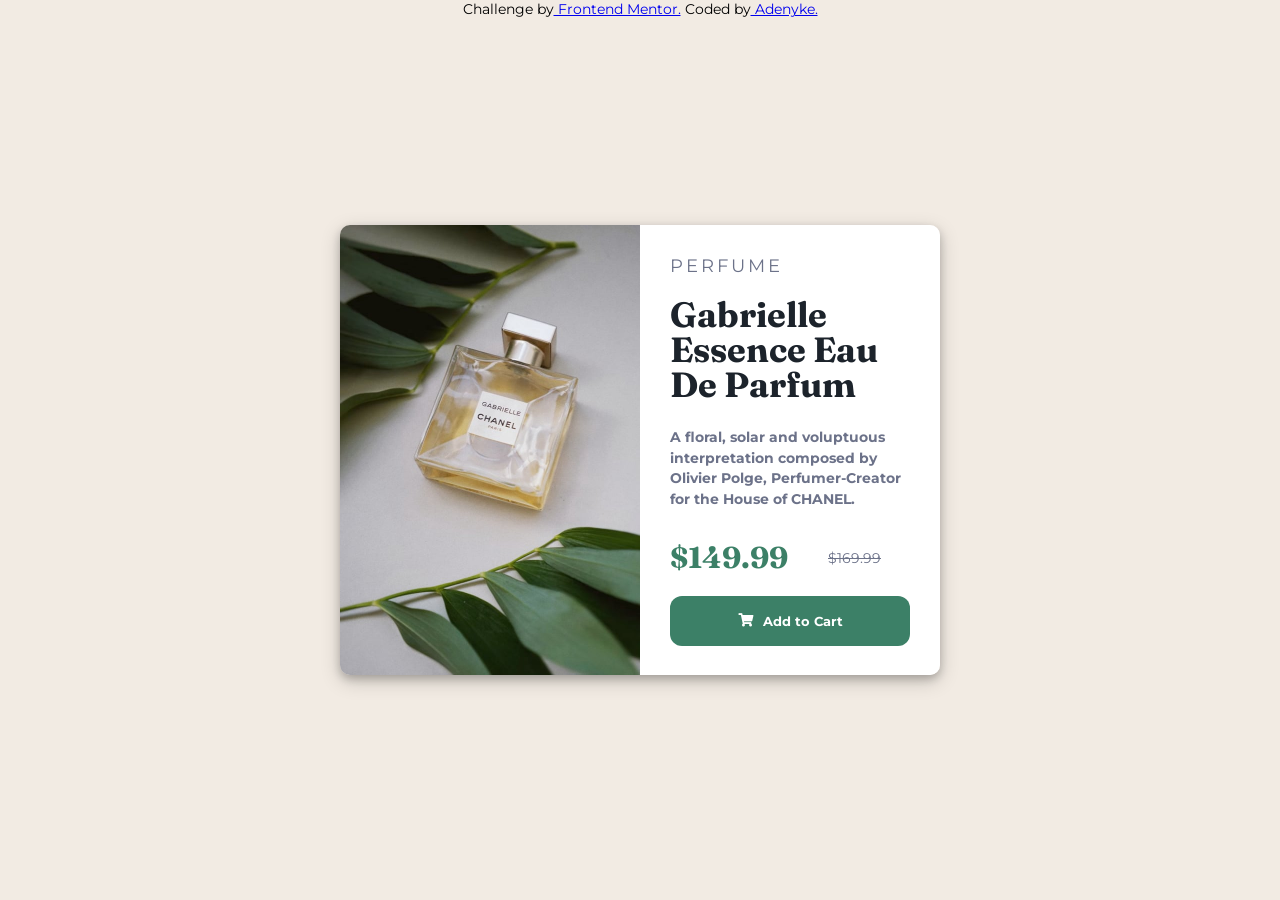
<file: index.html>
<!DOCTYPE html>
<html lang="en">
<head>
  <meta charset="UTF-8">
  <meta name="viewport" content="width=device-width, initial-scale=1.0"> <!-- displays site properly based on user's device -->
  <link rel="stylesheet" href="https://fonts.googleapis.com/css?family=Fraunces">
  <link rel="stylesheet" href="https://fonts.googleapis.com/css?family=Montserrat">
  <link rel="stylesheet" href="https://cdnjs.cloudflare.com/ajax/libs/font-awesome/5.15.4/css/all.min.css" integrity="sha512-1ycn6IcaQQ40/MKBW2W4Rhis/DbILU74C1vSrLJxCq57o941Ym01SwNsOMqvEBFlcgUa6xLiPY/NS5R+E6ztJQ==" crossorigin="anonymous" referrerpolicy="no-referrer" />
  <link rel="stylesheet" href="correction.css">

  <link rel="icon" type="image/png" sizes="32x32" href="./images/favicon-32x32.png">
  
  <title>Frontend Mentor | Product preview card component</title>
</head>
<body>
  <div class="main">
    <div class="image">
      <img class="perfume hide-for-mobile" src="./images/image-product-desktop.jpg" alt="card-image">
      <img class="perfume hide-for-desktop" src="./images/image-product-mobile.jpg" alt="card-image">
    </div>

    <div class="content">
      <header>PERFUME</header>
      <h3>Gabrielle Essence Eau De Parfum</h3>
      <p class="para">A floral, solar and voluptuous interpretation composed by Olivier Polge, 
        Perfumer-Creator for the House of CHANEL.</p>
    
      <ul>
        <li class="new">$149.99</li>
        <li class="old"><s>$169.99</s></li>
      </ul>
      <button><i class="fas fa-shopping-cart"></i> <span>Add to Cart </span></button>    
    </div>

  </div>
  <footer>
    <div class="attribution">
      Challenge by<a href="https://www.frontendmentor.io?ref=challenge" target="_blank"> Frontend Mentor.</a> 
      Coded by<a href="https://www.linkedin.com/in/oke-adenike-a346851b5/" target="_blank" title="let's connect"> Adenyke.</a>
    </div>
  </footer>
</body>
</html>
</file>
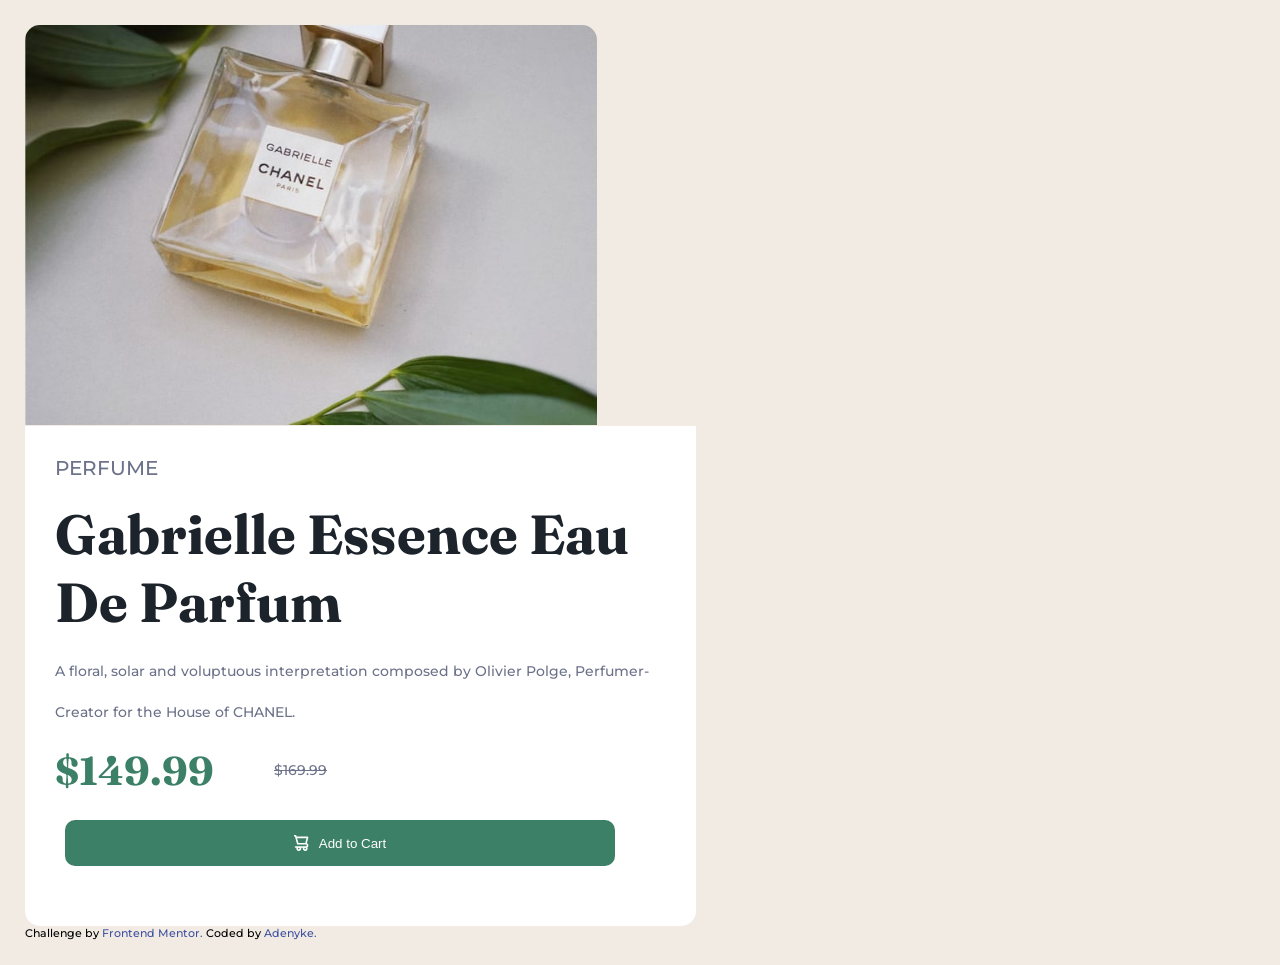
<file: product-preview-card-component-main/index.html>
<!DOCTYPE html>
<html lang="en">
<head>
  <meta charset="UTF-8">
  <meta name="viewport" content="width=device-width, initial-scale=1.0"> <!-- displays site properly based on user's device -->
  <link rel="stylesheet" href="index.css">
  <link rel="stylesheet" href="https://fonts.googleapis.com/css?family=Fraunces">
  <link rel="stylesheet" href="https://fonts.googleapis.com/css?family=Montserrat">

  <link rel="icon" type="image/png" sizes="32x32" href="./images/favicon-32x32.png">
  
  <title>Frontend Mentor | Product preview card component</title>

  <!-- Feel free to remove these styles or customise in your own stylesheet 👍 -->
  <style>

  </style>
</head>
<body>
  <div class="main">
    <div>
      <img class="perfume" src="/product-preview-card-component-main/images/image-product-mobile.jpg" alt="card-image">
    </div>

    <div class="content">
      <header>PERFUME</header>
      <h3>Gabrielle Essence Eau De Parfum</h3>
      <p>A floral, solar and voluptuous interpretation composed by Olivier Polge, 
        Perfumer-Creator for the House of CHANEL.</p>
    
      <ul>
        <li class="new">$149.99</li>
        <li class="old">$169.99</li>
      </ul>
      <button><img class="button" src="/product-preview-card-component-main/images/icon-cart.svg"> Add to Cart </button>    
    </div>

    <div class="attribution">
      Challenge by<a href="https://www.frontendmentor.io?ref=challenge" target="_blank"> Frontend Mentor.</a> 
      Coded by<a href="https://www.linkedin.com/in/oke-adenike-a346851b5/" target="_blank" title="let's connect"> Adenyke.</a>
    </div>
  </div>
</body>
</html>
</file>
<file: correction.css>
*,*::after,*::before {
    padding: 0;
    margin: 0;
    box-sizing: border-box;
}

body {
    height: 100vh;
    width: 100%;
    background-color: hsl(30, 38%, 92%);
    font-family: 'Montserrat';
    font-size: 14px;
}

ul {
    list-style: none;
    display: flex;
    align-items: center;
    gap: 40px;
    margin-bottom: 20px;
}

li {
    display: inline-block;
}

button {
    width: 100%;
    height: 50px;
    border-radius: 12px;
    border: none;
    outline: none;
    background: hsl(158, 36%, 37%);
    color: white;
    font-size: 16;
    font-family: inherit;
    font-weight: 700;
    cursor: pointer;
    margin-top: 10px;
    display: flex;
    gap: 10px;
    justify-content: center;
    align-items: center;
}

.main {
    position: absolute;
    top: 50%;
    left: 50%;
    transform: translate(-50%, -50%);
    display: flex;
    width: 600px;
    border-radius: 10px;
    overflow: hidden;
    height: 450px;
    box-shadow: 0px 4px 8px 0 rgba(0, 0, 0, 0.2), 0px 6px 20px 0 rgba(0, 0, 0, 0.19);
}

.image,.content {
    width: 50%;
    height: 100%;
}

.content {
    background-color: hsl(0, 0%, 100%);
    padding: 30px;
    color: hsl(228, 12%, 48%);
}

header {
    letter-spacing: 3px;
    margin-bottom: 20px;
    font-size: 18px;
}

h3 {
    font-family: 'Fraunces';
    font-weight: 700;
    font-size:35px;
    line-height: 35px;
    color: hsl(212, 21%, 14%);
    margin-bottom: 25px;
}

.para {
    line-height: 20.5px;
    font-weight: 700;
    margin-bottom: 30px;

}

.new {
    font-size: 30px;
    font-weight: 700;
    font-family: 'Fraunces';
    color: hsl(158, 36%, 37%);
}

.image img {
    width: 100%;
    height: 100%;
}

.attribution {
    text-align: center;
}

@media only screen and (min-width:601px){
    .hide-for-desktop {
        display: none;
    }
}

@media only screen and (max-width:600px){

    body {
        width: 100%;
        font-size: 16px;
    }
    .hide-for-mobile {
        display: none;
    }

    .image,.content {
        width: 100%;
    }

    .main {
        flex-direction: column;
        width: 100%;
        height: auto;
        transform: translate(-50%, -50%) scale(0.9);

    }
}
</file>
<file: product-preview-card-component-main/index.css>
/* {
    margin: 10px;
    box-sizing: border-box;
}*/
@media only screen and (max-width: 450px) {
    * {
        margin: 25px;
    }
    .perfume {
        height: 100px;
    }
    .content {
      height: 70%;  
      width: 100vw;
    }
}
body {
    margin:25px;
    background-color: hsl(30, 38%, 92%);
    padding: 0px;
    box-sizing: border-box;
}
.main {
    display: flex;
    flex-direction: column;
    font-family: 'Montserrat';
    font-weight: 500;
    font-size: 14px;
    margin: none;
}
.perfume {
    border-top-left-radius: 15px;
    border-top-right-radius: 15px;
    height: 400px;
}
.content {
    background-color: hsl(0, 0%, 100%);
    margin-top: -3px;
    height:500px;
    width: 47.75vw;
    padding-inline: 30px;
    color: hsl(228, 12%, 48%);
    border-bottom-left-radius: 15px;
    border-bottom-right-radius: 15px;
}
h3 {
    font-family: 'Fraunces';
    font-weight: 700;
    font-size:55px;
    margin-bottom: 15px;
    color: hsl(212, 21%, 14%);
    margin-top: 20px;
}
header {
    margin-top: 30px;
    font-size: 20px;
}
p {
    line-height: 30.5pt;
}
ul {
    list-style-type: none;
}
li {
    float: left;
    margin-bottom: 25px;
}
.new {
    font-size: 40px;
    color: hsl(158, 36%, 37%);
    font-weight: 700;
    font-family: 'Fraunces';
    margin-left: -40px;
}
.old {
    text-decoration: line-through;
    margin: 15px 0px 0px 60px;
    
}
.button {
    margin-right: 10px;
}
button {
    display: flex;
    align-items: center;
    justify-content: center;
    margin: 15px 10px 35px;
    color: hsl(0, 0%, 100%);
    background-color: hsl(158, 36%, 37%);
    width: 90%;
    border: none;
    border-radius: 10px;
    padding: 15px;
}
button:hover {
    cursor: pointer;
}
.attribution { 
    font-size: 11px; 
}
.attribution a { 
    color: hsl(228, 45%, 44%); 
    text-decoration: none;
}
</file>
